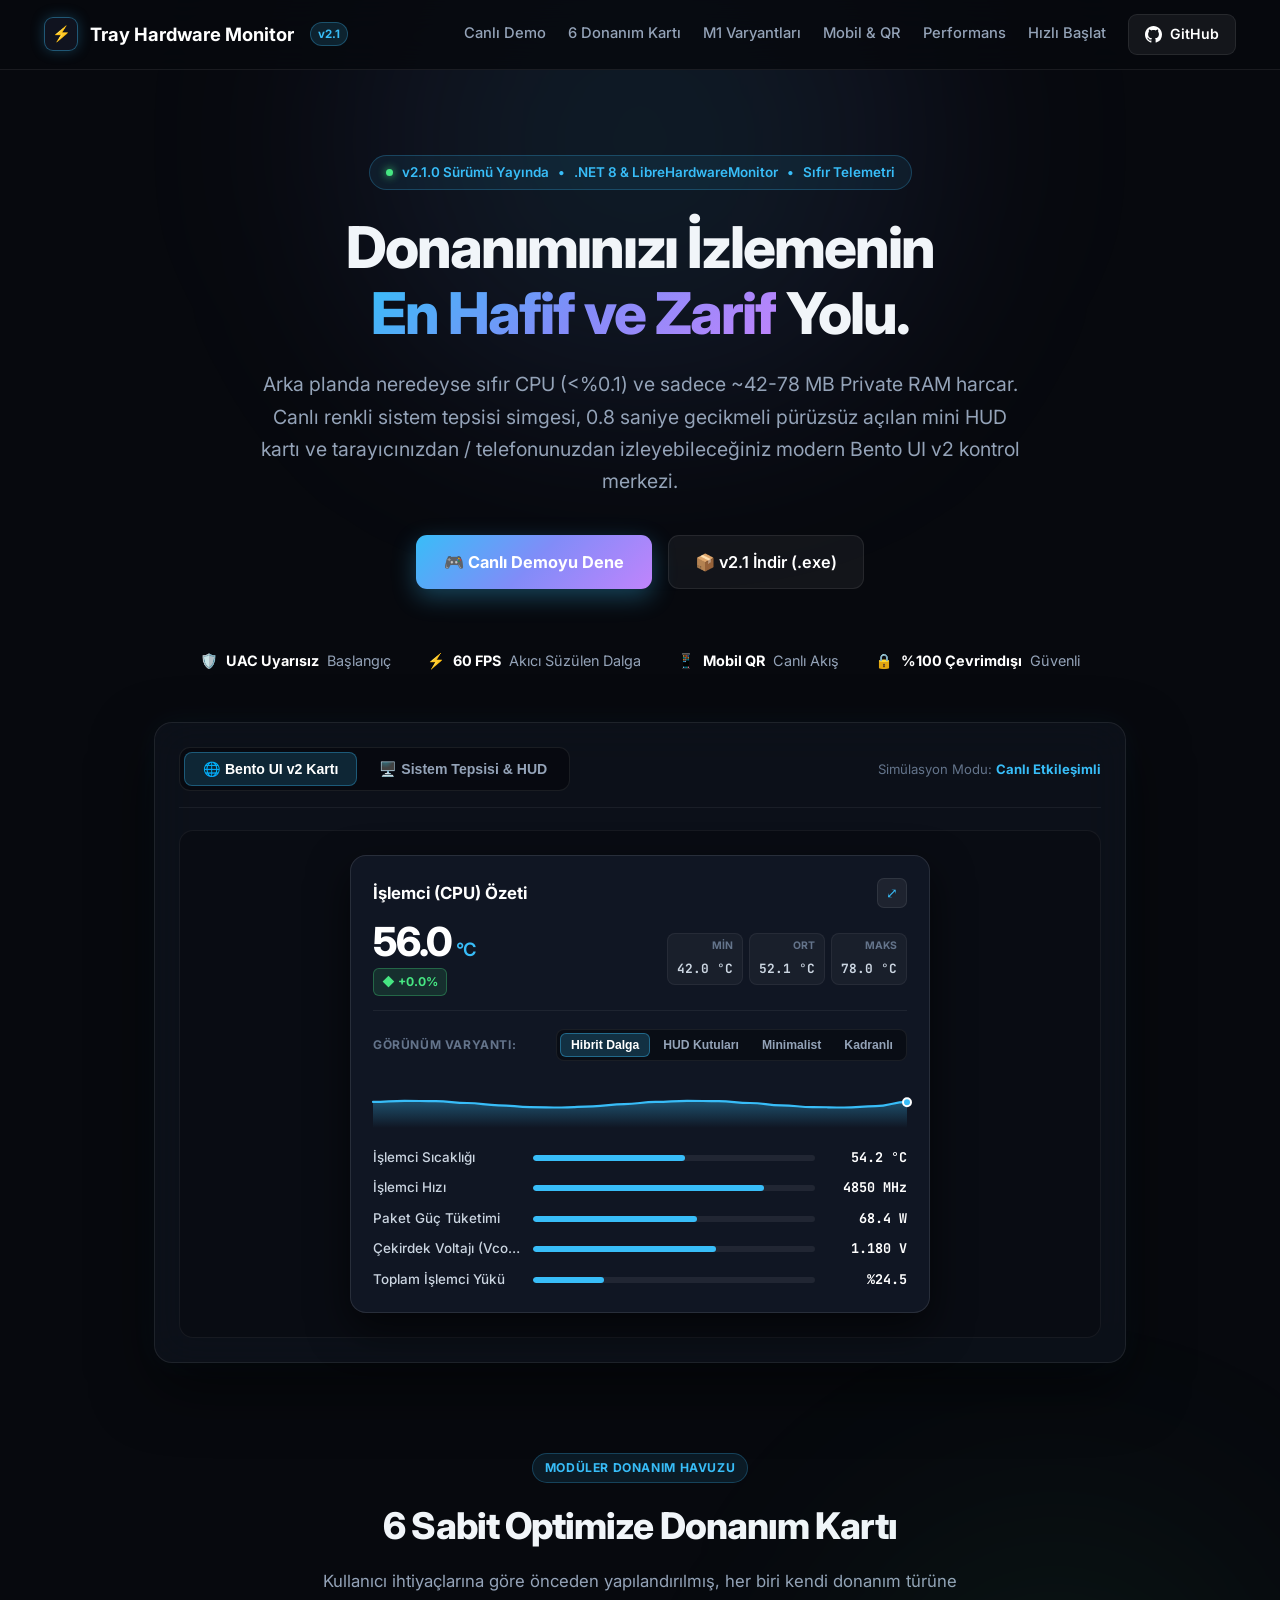
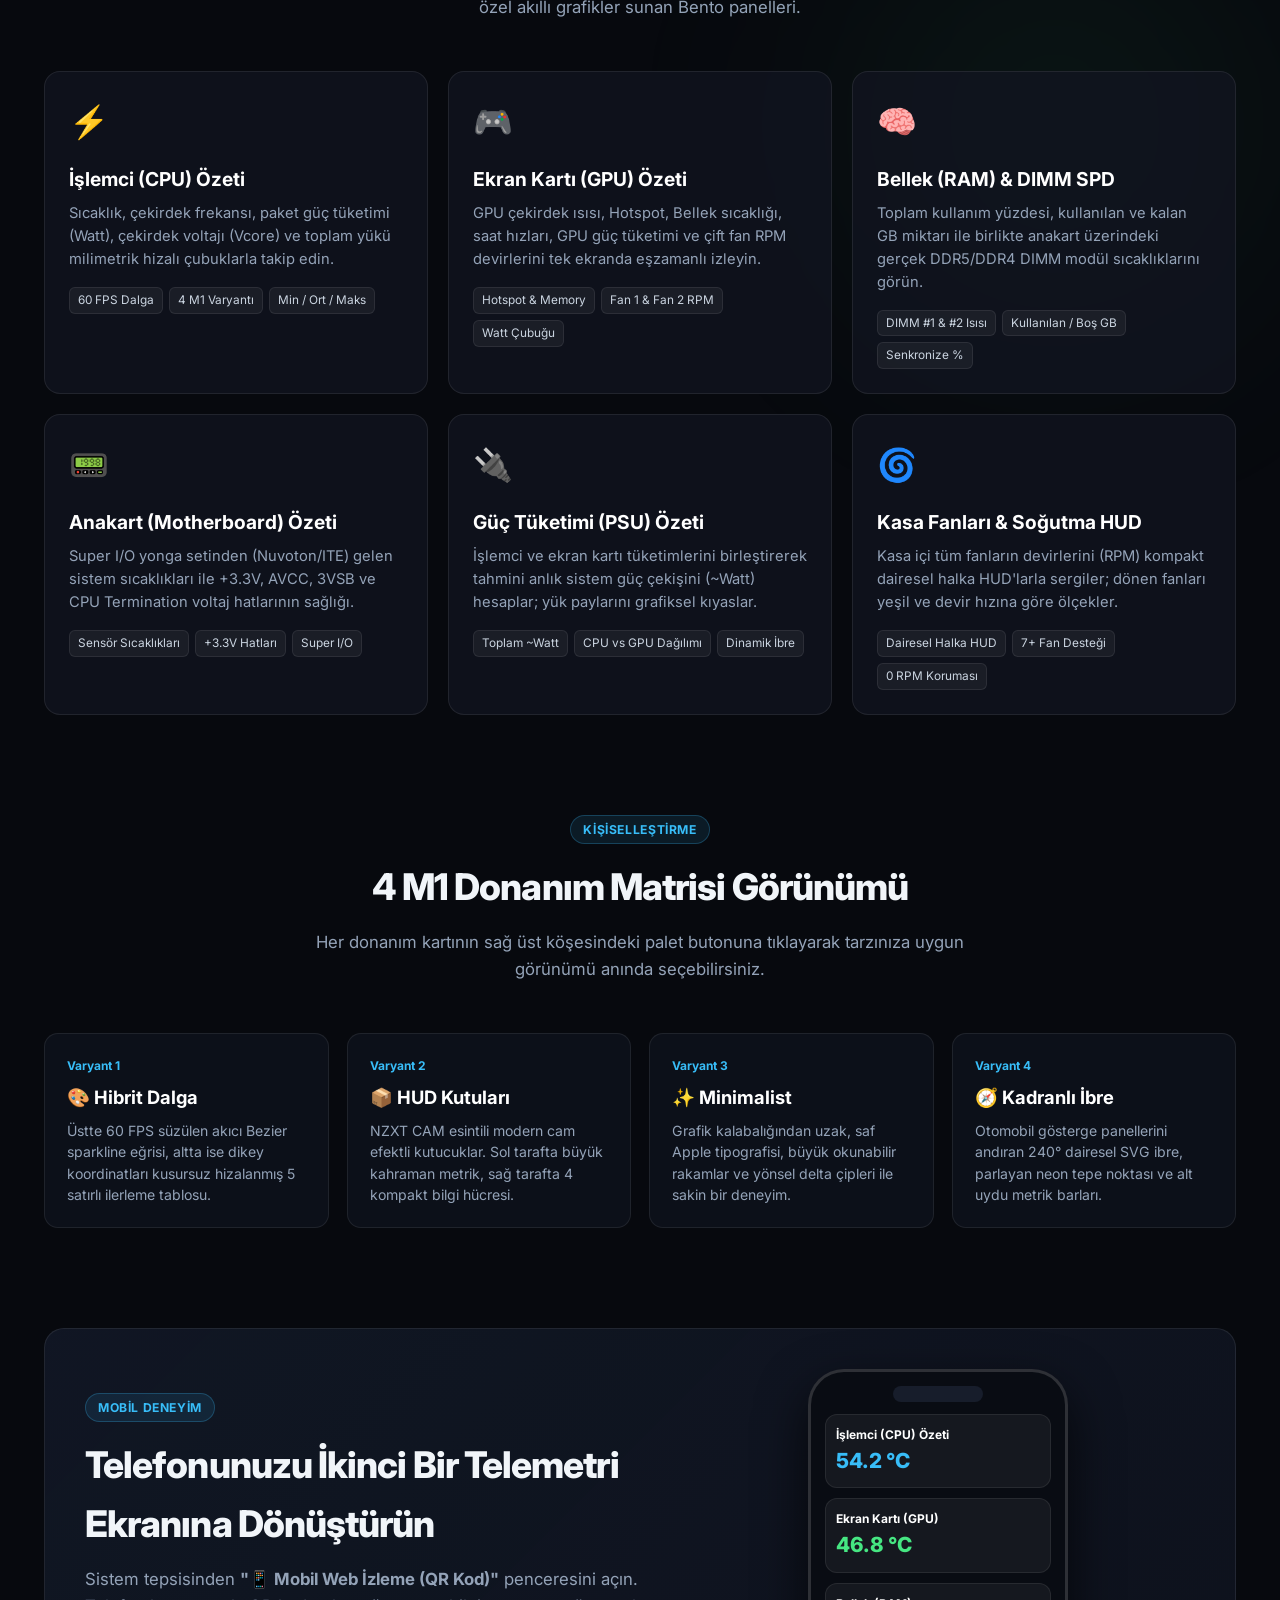
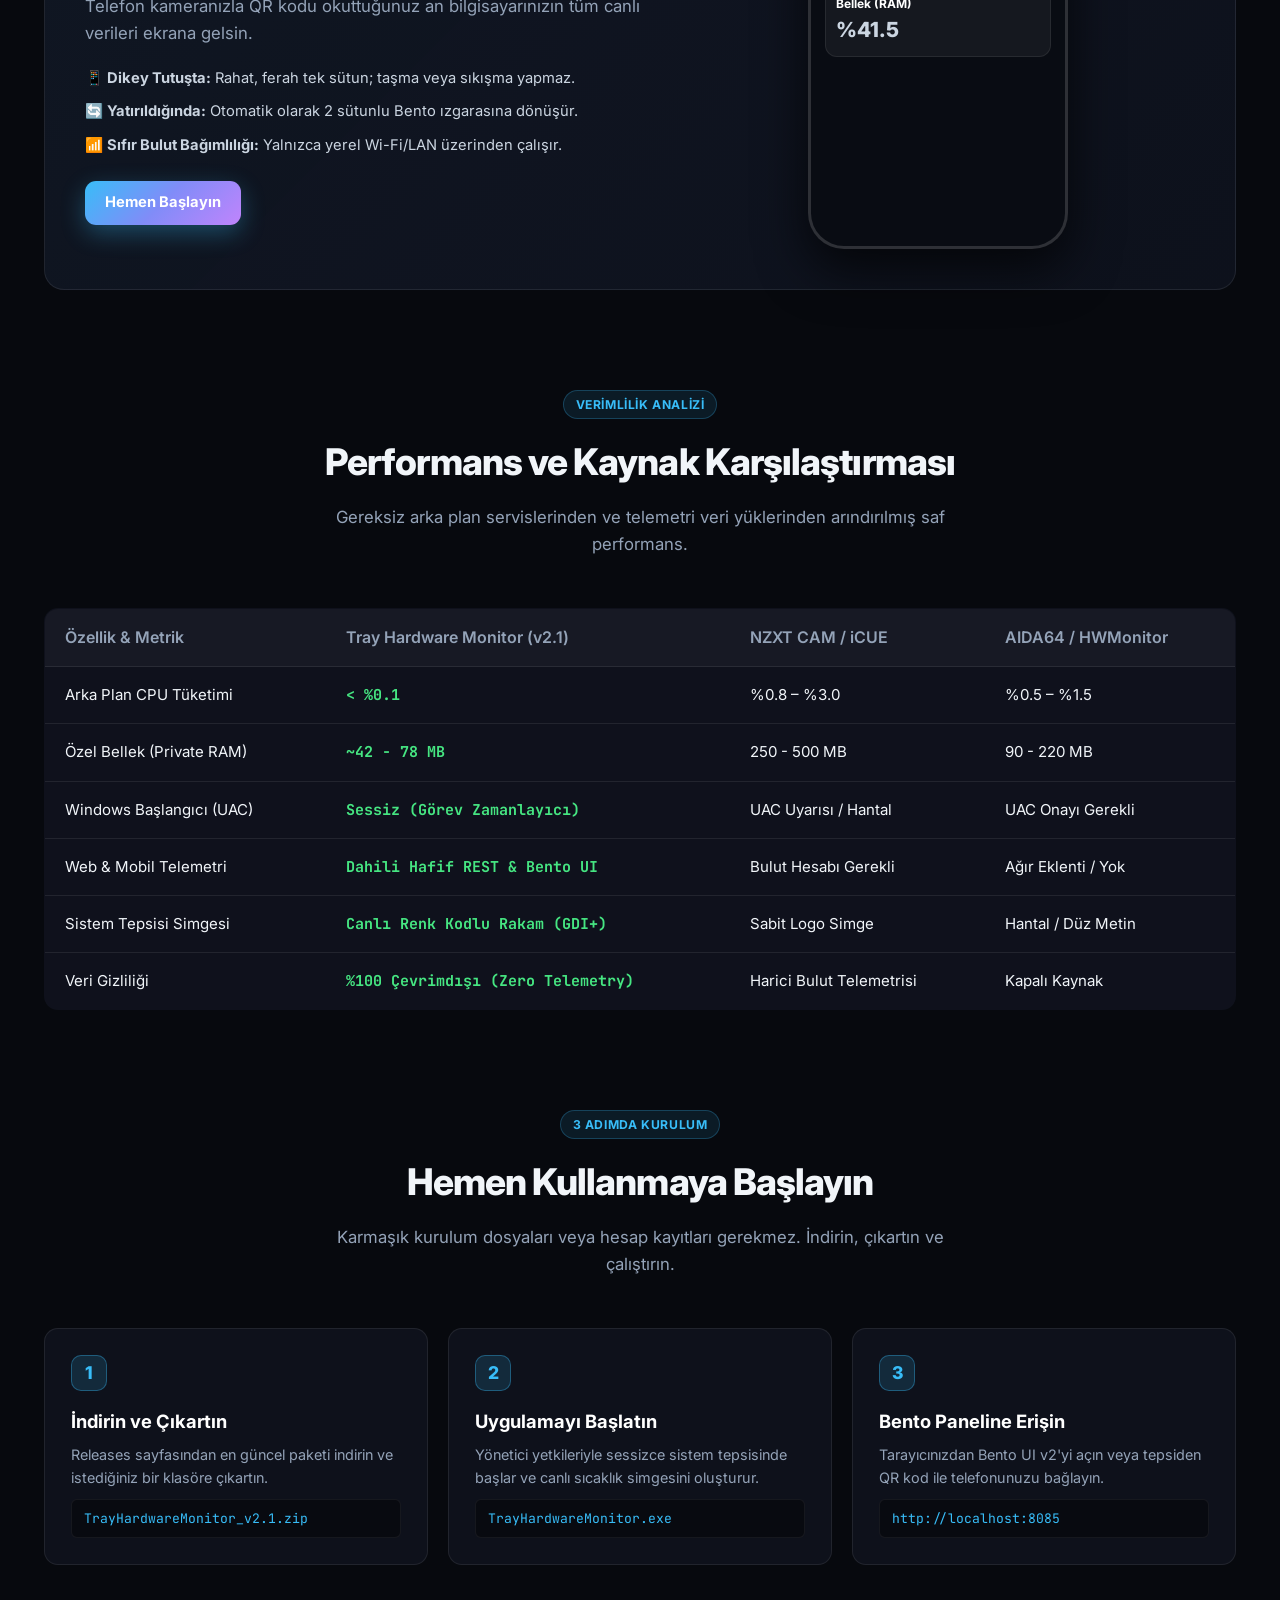
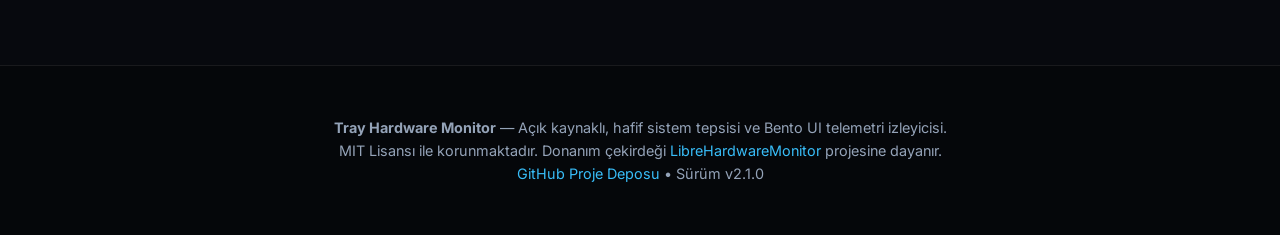
<file: docs/index.html>
<!DOCTYPE html>
<html lang="tr">
<head>
  <meta charset="UTF-8">
  <meta name="viewport" content="width=device-width, initial-scale=1.0">
  <title>Tray Hardware Monitor (v2.1) — Canlı Sistem Tepsisi & Bento UI v2 Telemetri</title>
  <meta name="description" content="LibreHardwareMonitorLib tabanlı, ultra hafif (<%0.1 CPU, ~42-78MB Private RAM), canlı dinamik simgeli, UAC uyarısız başlangıçlı ve modern Bento UI v2 yerel web kontrol paneli.">
  <link rel="preconnect" href="https://fonts.googleapis.com">
  <link rel="preconnect" href="https://fonts.gstatic.com" crossorigin>
  <link href="https://fonts.googleapis.com/css2?family=Inter:wght@300;400;500;600;700;800&family=JetBrains+Mono:wght@400;600;700&display=swap" rel="stylesheet">
  
  <style>
    :root {
      --bg: #07090e;
      --bg-card: rgba(18, 22, 34, 0.72);
      --bg-card-hover: rgba(25, 31, 48, 0.85);
      --border: rgba(255, 255, 255, 0.08);
      --border-focus: rgba(56, 189, 248, 0.4);
      --accent: #38bdf8;
      --accent-grad: linear-gradient(135deg, #38bdf8 0%, #818cf8 50%, #c084fc 100%);
      --accent-glow: rgba(56, 189, 248, 0.25);
      --text: #f1f5f9;
      --text-muted: #94a3b8;
      --text-sub: #64748b;
      --green: #46e682;
      --amber: #f59e0b;
      --red: #ef4444;
      --cyan: #06b6d4;
    }

    * {
      box-sizing: border-box;
      margin: 0;
      padding: 0;
    }

    html {
      scroll-behavior: smooth;
    }

    body {
      background-color: var(--bg);
      color: var(--text);
      font-family: 'Inter', -apple-system, BlinkMacSystemFont, 'Segoe UI', Roboto, sans-serif;
      line-height: 1.6;
      overflow-x: hidden;
    }

    /* Ambient Glows */
    .ambient-glow-1 {
      position: absolute;
      top: -160px;
      left: 50%;
      transform: translateX(-50%);
      width: 900px;
      height: 600px;
      background: radial-gradient(circle, rgba(56, 189, 248, 0.12) 0%, rgba(129, 140, 248, 0.08) 45%, transparent 70%);
      filter: blur(90px);
      pointer-events: none;
      z-index: 0;
    }

    .ambient-glow-2 {
      position: absolute;
      top: 1400px;
      right: -100px;
      width: 650px;
      height: 650px;
      background: radial-gradient(circle, rgba(70, 230, 130, 0.08) 0%, transparent 70%);
      filter: blur(100px);
      pointer-events: none;
      z-index: 0;
    }

    /* Header & Navigation */
    header {
      position: sticky;
      top: 0;
      backdrop-filter: blur(16px);
      -webkit-backdrop-filter: blur(16px);
      background: rgba(7, 9, 14, 0.82);
      border-bottom: 1px solid var(--border);
      z-index: 100;
      transition: all 0.2s;
    }

    .nav-container {
      max-width: 1240px;
      margin: 0 auto;
      padding: 14px 24px;
      display: flex;
      justify-content: space-between;
      align-items: center;
    }

    .brand {
      display: flex;
      align-items: center;
      gap: 12px;
      font-size: 1.15rem;
      font-weight: 700;
      color: #fff;
      text-decoration: none;
    }

    .brand-icon-box {
      width: 34px;
      height: 34px;
      background: rgba(18, 22, 34, 0.9);
      border: 1px solid rgba(56, 189, 248, 0.4);
      border-radius: 9px;
      display: flex;
      align-items: center;
      justify-content: center;
      font-weight: 800;
      color: var(--accent);
      font-size: 0.95rem;
      box-shadow: 0 0 14px var(--accent-glow);
    }

    .brand-ver {
      font-size: 0.72rem;
      background: rgba(56, 189, 248, 0.14);
      color: var(--accent);
      padding: 2px 7px;
      border-radius: 12px;
      font-weight: 700;
      margin-left: 4px;
      border: 1px solid rgba(56, 189, 248, 0.3);
    }

    .nav-links {
      display: flex;
      gap: 22px;
      align-items: center;
    }

    .nav-link {
      color: var(--text-muted);
      text-decoration: none;
      font-size: 0.92rem;
      font-weight: 500;
      transition: color 0.2s;
    }

    .nav-link:hover {
      color: var(--text);
    }

    .btn-github {
      display: inline-flex;
      align-items: center;
      gap: 8px;
      background: rgba(255, 255, 255, 0.06);
      border: 1px solid var(--border);
      color: #fff;
      padding: 8px 16px;
      border-radius: 9px;
      font-size: 0.88rem;
      font-weight: 600;
      text-decoration: none;
      transition: all 0.2s;
    }

    .btn-github:hover {
      background: rgba(255, 255, 255, 0.12);
      border-color: rgba(255, 255, 255, 0.2);
      transform: translateY(-1px);
    }

    /* Hero Section */
    .hero {
      position: relative;
      max-width: 1240px;
      margin: 0 auto;
      padding: 85px 24px 50px;
      text-align: center;
      z-index: 1;
    }

    .badge-pill {
      display: inline-flex;
      align-items: center;
      gap: 9px;
      padding: 6px 16px;
      background: rgba(56, 189, 248, 0.08);
      border: 1px solid rgba(56, 189, 248, 0.25);
      border-radius: 30px;
      font-size: 0.84rem;
      color: var(--accent);
      font-weight: 600;
      margin-bottom: 24px;
    }

    .badge-dot {
      width: 7px;
      height: 7px;
      background: var(--green);
      border-radius: 50%;
      box-shadow: 0 0 8px var(--green);
    }

    .hero-title {
      font-size: 3.6rem;
      font-weight: 800;
      letter-spacing: -0.035em;
      line-height: 1.15;
      margin-bottom: 22px;
    }

    .gradient-text {
      background: var(--accent-grad);
      -webkit-background-clip: text;
      -webkit-text-fill-color: transparent;
    }

    .hero-subtitle {
      font-size: 1.22rem;
      color: var(--text-muted);
      max-width: 760px;
      margin: 0 auto 38px;
      font-weight: 400;
      line-height: 1.65;
    }

    .hero-buttons {
      display: flex;
      justify-content: center;
      gap: 16px;
      flex-wrap: wrap;
      margin-bottom: 50px;
    }

    .btn-primary {
      display: inline-flex;
      align-items: center;
      gap: 10px;
      background: var(--accent-grad);
      color: #fff;
      padding: 13px 28px;
      border-radius: 11px;
      font-size: 1.02rem;
      font-weight: 700;
      text-decoration: none;
      box-shadow: 0 8px 24px rgba(56, 189, 248, 0.32);
      transition: all 0.25s;
    }

    .btn-primary:hover {
      transform: translateY(-2px);
      box-shadow: 0 14px 34px rgba(56, 189, 248, 0.45);
    }

    .btn-secondary {
      display: inline-flex;
      align-items: center;
      gap: 10px;
      background: rgba(255, 255, 255, 0.05);
      border: 1px solid var(--border);
      color: #fff;
      padding: 13px 26px;
      border-radius: 11px;
      font-size: 1.02rem;
      font-weight: 600;
      text-decoration: none;
      transition: all 0.2s;
    }

    .btn-secondary:hover {
      background: rgba(255, 255, 255, 0.1);
      border-color: rgba(255, 255, 255, 0.2);
    }

    .hero-highlights {
      display: flex;
      justify-content: center;
      gap: 36px;
      flex-wrap: wrap;
      font-size: 0.9rem;
      color: var(--text-muted);
      padding-top: 10px;
    }

    .hero-highlight-item {
      display: flex;
      align-items: center;
      gap: 8px;
    }

    .hero-highlight-item strong {
      color: #fff;
    }

    /* Dual Tab Interactive Demo Container */
    .demo-section {
      max-width: 1020px;
      margin: 0 auto 90px;
      padding: 0 24px;
      position: relative;
      z-index: 2;
    }

    .demo-card-outer {
      background: rgba(14, 18, 28, 0.85);
      backdrop-filter: blur(20px);
      -webkit-backdrop-filter: blur(20px);
      border: 1px solid var(--border);
      border-radius: 18px;
      padding: 24px;
      box-shadow: 0 24px 60px rgba(0, 0, 0, 0.55), 0 0 30px rgba(56, 189, 248, 0.06);
    }

    .demo-nav-bar {
      display: flex;
      justify-content: space-between;
      align-items: center;
      flex-wrap: wrap;
      gap: 14px;
      margin-bottom: 22px;
      padding-bottom: 16px;
      border-bottom: 1px solid rgba(255, 255, 255, 0.06);
    }

    .demo-tabs {
      display: flex;
      background: rgba(0, 0, 0, 0.35);
      padding: 4px;
      border-radius: 11px;
      border: 1px solid var(--border);
      gap: 4px;
    }

    .demo-tab-btn {
      background: transparent;
      border: none;
      color: var(--text-muted);
      padding: 8px 18px;
      border-radius: 8px;
      font-size: 0.88rem;
      font-weight: 600;
      cursor: pointer;
      display: flex;
      align-items: center;
      gap: 8px;
      transition: all 0.2s;
    }

    .demo-tab-btn.active {
      background: rgba(56, 189, 248, 0.16);
      color: #fff;
      border: 1px solid rgba(56, 189, 248, 0.35);
    }

    .demo-tag-hint {
      font-size: 0.82rem;
      color: var(--text-sub);
    }

    .demo-tag-hint b {
      color: var(--accent);
    }

    /* Bento UI Card Simulated Canvas */
    .bento-demo-stage {
      background: #090c13;
      border: 1px solid rgba(255, 255, 255, 0.06);
      border-radius: 14px;
      padding: 24px;
      min-height: 440px;
      display: flex;
      flex-direction: column;
      justify-content: center;
      align-items: center;
    }

    /* Simulated Bento Card */
    .sim-card {
      width: 100%;
      max-width: 580px;
      background: rgba(18, 24, 38, 0.9);
      border: 1px solid rgba(255, 255, 255, 0.1);
      border-radius: 16px;
      padding: 22px;
      box-shadow: 0 16px 40px rgba(0, 0, 0, 0.6);
      transition: all 0.25s;
    }

    .sim-top-row {
      display: flex;
      justify-content: space-between;
      align-items: center;
      margin-bottom: 14px;
    }

    .sim-title {
      font-size: 1.05rem;
      font-weight: 700;
      color: #fff;
      display: flex;
      align-items: center;
      gap: 8px;
    }

    .sim-actions {
      display: flex;
      gap: 6px;
    }

    .sim-btn-icon {
      background: rgba(255, 255, 255, 0.06);
      border: 1px solid var(--border);
      color: var(--accent);
      width: 30px;
      height: 30px;
      border-radius: 7px;
      display: flex;
      align-items: center;
      justify-content: center;
      cursor: pointer;
      font-size: 0.9rem;
    }

    /* Metric Hero Row */
    .sim-metric-row {
      display: flex;
      justify-content: space-between;
      align-items: center;
      margin-bottom: 18px;
      padding-bottom: 14px;
      border-bottom: 1px solid rgba(255, 255, 255, 0.06);
    }

    .sim-big-num {
      font-size: 2.5rem;
      font-weight: 800;
      color: #fff;
      letter-spacing: -0.03em;
      line-height: 1;
      display: flex;
      align-items: baseline;
      gap: 4px;
    }

    .sim-unit {
      font-size: 1.15rem;
      font-weight: 600;
      color: var(--accent);
    }

    .sim-delta-chip {
      display: inline-flex;
      align-items: center;
      gap: 4px;
      background: rgba(70, 230, 130, 0.12);
      color: var(--green);
      border: 1px solid rgba(70, 230, 130, 0.3);
      padding: 3px 8px;
      border-radius: 6px;
      font-size: 0.76rem;
      font-weight: 700;
      margin-top: 6px;
    }

    .sim-minmax-pills {
      display: flex;
      gap: 6px;
    }

    .sim-pill {
      background: rgba(255, 255, 255, 0.04);
      border: 1px solid rgba(255, 255, 255, 0.06);
      border-radius: 8px;
      padding: 4px 9px;
      text-align: right;
    }

    .sim-pill-lbl {
      display: block;
      font-size: 0.65rem;
      color: var(--text-sub);
      font-weight: 700;
    }

    .sim-pill-val {
      font-family: 'JetBrains Mono', monospace;
      font-size: 0.8rem;
      font-weight: 700;
      color: #cbd5e1;
    }

    /* Variant Selector Switcher inside card */
    .sim-variant-bar {
      display: flex;
      justify-content: space-between;
      align-items: center;
      margin-bottom: 16px;
    }

    .sim-variant-tag {
      font-size: 0.75rem;
      color: var(--text-sub);
      text-transform: uppercase;
      letter-spacing: 0.05em;
      font-weight: 700;
    }

    .sim-variant-pills {
      display: flex;
      background: rgba(0, 0, 0, 0.4);
      padding: 3px;
      border-radius: 8px;
      border: 1px solid rgba(255, 255, 255, 0.07);
      gap: 3px;
    }

    .sim-v-btn {
      background: transparent;
      border: none;
      color: var(--text-muted);
      padding: 4px 10px;
      border-radius: 6px;
      font-size: 0.76rem;
      font-weight: 600;
      cursor: pointer;
      transition: all 0.18s;
    }

    .sim-v-btn.active {
      background: rgba(56, 189, 248, 0.2);
      color: #fff;
      border: 1px solid rgba(56, 189, 248, 0.4);
    }

    /* Sparkline SVG */
    .sim-sparkline-box {
      width: 100%;
      height: 52px;
      margin-bottom: 18px;
      position: relative;
    }

    .sim-sparkline-svg {
      width: 100%;
      height: 100%;
      overflow: visible;
    }

    /* Progress Rows (Pixel-perfect aligned) */
    .sim-rows-col {
      display: flex;
      flex-direction: column;
      gap: 9px;
    }

    .sim-row {
      display: flex;
      align-items: center;
      gap: 12px;
      font-size: 0.84rem;
    }

    .sim-row-label {
      flex: 0 0 148px;
      width: 148px;
      color: #cbd5e1;
      white-space: nowrap;
      overflow: hidden;
      text-overflow: ellipsis;
      font-weight: 500;
    }

    .sim-row-track {
      flex: 1 1 auto;
      height: 6px;
      background: rgba(255, 255, 255, 0.07);
      border-radius: 3px;
      overflow: hidden;
      position: relative;
    }

    .sim-row-fill {
      height: 100%;
      background: var(--accent);
      border-radius: 3px;
      transition: width 0.3s ease;
    }

    .sim-row-val {
      flex: 0 0 80px;
      width: 80px;
      text-align: right;
      font-family: 'JetBrains Mono', monospace;
      font-weight: 700;
      color: #fff;
    }

    /* HUD Tiles Variant Content */
    .sim-hud-tiles-grid {
      display: grid;
      grid-template-columns: repeat(2, 1fr);
      gap: 10px;
    }

    .sim-hud-tile {
      background: rgba(255, 255, 255, 0.035);
      border: 1px solid rgba(255, 255, 255, 0.07);
      border-radius: 10px;
      padding: 10px 12px;
    }

    .sim-hud-tile-lbl {
      font-size: 0.72rem;
      color: var(--text-sub);
      font-weight: 600;
    }

    .sim-hud-tile-val {
      font-family: 'JetBrains Mono', monospace;
      font-size: 1.1rem;
      font-weight: 700;
      color: #fff;
      margin-top: 2px;
    }

    /* Minimalist Variant */
    .sim-minimal-box {
      padding: 8px 0;
    }

    /* Gauge Variant */
    .sim-gauge-box {
      display: flex;
      flex-direction: column;
      align-items: center;
      padding: 10px 0;
    }

    /* System Tray Mockup Tab Content */
    .tray-demo-stage {
      background: #10141f;
      border: 1px dashed rgba(255, 255, 255, 0.12);
      border-radius: 14px;
      height: 440px;
      display: flex;
      flex-direction: column;
      justify-content: flex-end;
      align-items: center;
      position: relative;
      overflow: hidden;
      user-select: none;
    }

    .tray-instruction {
      position: absolute;
      top: 30px;
      text-align: center;
      color: var(--text-muted);
      font-size: 0.95rem;
    }

    .tray-instruction b {
      color: var(--green);
    }

    .taskbar-mockup {
      width: 100%;
      height: 52px;
      background: rgba(14, 18, 26, 0.96);
      border-top: 1px solid rgba(255, 255, 255, 0.08);
      display: flex;
      align-items: center;
      justify-content: flex-end;
      padding: 0 20px;
      gap: 14px;
      z-index: 10;
    }

    .taskbar-sys-icon {
      color: #8b949e;
      font-size: 1.05rem;
    }

    .tray-live-target {
      width: 28px;
      height: 28px;
      background: #1c2230;
      border-radius: 6px;
      display: flex;
      align-items: center;
      justify-content: center;
      font-family: 'Inter', sans-serif;
      font-weight: 800;
      font-size: 0.85rem;
      color: var(--green);
      cursor: pointer;
      border: 1px solid rgba(70, 230, 130, 0.5);
      box-shadow: 0 0 12px rgba(70, 230, 130, 0.3);
      transition: all 0.2s;
    }

    .tray-live-target:hover {
      transform: scale(1.1);
      box-shadow: 0 0 16px rgba(70, 230, 130, 0.5);
    }

    /* Mini Card Popup on Hover */
    .tray-hover-card {
      position: absolute;
      bottom: 64px;
      right: 20px;
      width: 320px;
      background: #171b24;
      border: 1px solid rgba(70, 80, 105, 0.85);
      box-shadow: 0 16px 40px rgba(0, 0, 0, 0.7);
      opacity: 0;
      visibility: hidden;
      transition: opacity 0.18s ease, visibility 0.18s;
      z-index: 20;
      text-align: left;
    }

    .tray-hover-card.visible {
      opacity: 1;
      visibility: visible;
    }

    .tray-hover-bar {
      height: 3px;
      background: linear-gradient(90deg, #38bdf8, #818cf8);
      width: 100%;
    }

    .tray-hover-body {
      padding: 14px 16px 12px;
    }

    .tray-hover-head {
      color: #38bdf8;
      font-size: 0.95rem;
      font-weight: 700;
      margin-bottom: 12px;
      display: flex;
      align-items: center;
      gap: 6px;
    }

    .tray-hover-row {
      display: flex;
      justify-content: space-between;
      align-items: center;
      padding: 5px 0;
      border-bottom: 1px solid rgba(255, 255, 255, 0.06);
      font-size: 0.86rem;
    }

    .tray-hover-row:last-child {
      border-bottom: none;
    }

    .tray-hover-label {
      color: #cbd5e1;
      white-space: nowrap;
      overflow: hidden;
      text-overflow: ellipsis;
      max-width: 190px;
    }

    .tray-hover-val {
      font-family: 'JetBrains Mono', monospace;
      font-weight: 700;
    }

    .tray-hover-footer {
      font-size: 0.74rem;
      color: var(--text-sub);
      font-style: italic;
      margin-top: 10px;
    }

    /* Detail Modal Mockup */
    .tray-detail-modal {
      position: absolute;
      top: 24px;
      left: 50%;
      transform: translateX(-50%);
      width: 90%;
      height: 80%;
      background: #131722;
      color: #e2e8f0;
      border-radius: 10px;
      border: 1px solid rgba(255, 255, 255, 0.12);
      box-shadow: 0 24px 60px rgba(0,0,0,0.85);
      display: none;
      flex-direction: column;
      z-index: 50;
      overflow: hidden;
      font-size: 0.85rem;
    }

    .tray-detail-modal.active {
      display: flex;
    }

    .tray-modal-bar {
      background: #1c2232;
      padding: 10px 16px;
      border-bottom: 1px solid rgba(255, 255, 255, 0.08);
      display: flex;
      justify-content: space-between;
      align-items: center;
      font-weight: 600;
    }

    .tray-modal-close {
      cursor: pointer;
      color: #94a3b8;
      font-weight: 700;
      padding: 2px 8px;
    }

    .tray-modal-close:hover {
      color: #fff;
    }

    .tray-modal-body {
      display: flex;
      flex: 1;
      overflow: hidden;
    }

    .tray-modal-tree {
      width: 180px;
      background: #0f131d;
      border-right: 1px solid rgba(255, 255, 255, 0.06);
      padding: 12px;
      font-family: monospace;
      color: #94a3b8;
    }

    .tray-modal-table {
      flex: 1;
      overflow-y: auto;
      font-family: monospace;
    }

    .tray-modal-table table {
      width: 100%;
      border-collapse: collapse;
    }

    .tray-modal-table th {
      background: #171d2b;
      padding: 8px 12px;
      text-align: left;
      border-bottom: 1px solid rgba(255, 255, 255, 0.08);
      font-size: 0.78rem;
      color: var(--text-sub);
    }

    .tray-modal-table td {
      padding: 6px 12px;
      border-bottom: 1px solid rgba(255, 255, 255, 0.04);
      font-size: 0.8rem;
    }

    /* 6 Fixed Cards Showcase Grid */
    .section-wrap {
      max-width: 1240px;
      margin: 0 auto 100px;
      padding: 0 24px;
    }

    .sec-header {
      text-align: center;
      margin-bottom: 50px;
    }

    .sec-pill {
      display: inline-block;
      font-size: 0.76rem;
      color: var(--accent);
      background: rgba(56, 189, 248, 0.1);
      border: 1px solid rgba(56, 189, 248, 0.25);
      padding: 4px 12px;
      border-radius: 20px;
      font-weight: 700;
      text-transform: uppercase;
      letter-spacing: 0.05em;
      margin-bottom: 14px;
    }

    .sec-title {
      font-size: 2.3rem;
      font-weight: 800;
      letter-spacing: -0.025em;
      margin-bottom: 12px;
    }

    .sec-desc {
      color: var(--text-muted);
      font-size: 1.05rem;
      max-width: 650px;
      margin: 0 auto;
    }

    .bento-showcase-grid {
      display: grid;
      grid-template-columns: repeat(auto-fit, minmax(340px, 1fr));
      gap: 20px;
    }

    .bento-card-item {
      background: var(--bg-card);
      border: 1px solid var(--border);
      border-radius: 16px;
      padding: 24px;
      transition: all 0.25s ease;
      position: relative;
      overflow: hidden;
    }

    .bento-card-item:hover {
      background: var(--bg-card-hover);
      border-color: rgba(56, 189, 248, 0.3);
      transform: translateY(-4px);
      box-shadow: 0 16px 36px rgba(0, 0, 0, 0.45);
    }

    .bento-card-icon {
      font-size: 2rem;
      margin-bottom: 16px;
      display: inline-block;
    }

    .bento-card-title {
      font-size: 1.2rem;
      font-weight: 700;
      color: #fff;
      margin-bottom: 8px;
    }

    .bento-card-text {
      color: var(--text-muted);
      font-size: 0.92rem;
      line-height: 1.55;
      margin-bottom: 16px;
    }

    .bento-card-badges {
      display: flex;
      gap: 6px;
      flex-wrap: wrap;
    }

    .card-mini-tag {
      font-size: 0.74rem;
      padding: 3px 8px;
      background: rgba(255, 255, 255, 0.05);
      border: 1px solid rgba(255, 255, 255, 0.08);
      border-radius: 6px;
      color: #cbd5e1;
    }

    /* 4 M1 Variants Feature Section */
    .variants-grid {
      display: grid;
      grid-template-columns: repeat(auto-fit, minmax(260px, 1fr));
      gap: 18px;
    }

    .variant-box {
      background: rgba(18, 22, 34, 0.6);
      border: 1px solid var(--border);
      border-radius: 14px;
      padding: 22px;
      text-align: left;
    }

    .variant-box-badge {
      font-size: 0.75rem;
      color: var(--accent);
      font-weight: 700;
      margin-bottom: 8px;
      display: block;
    }

    .variant-box-title {
      font-size: 1.15rem;
      font-weight: 700;
      color: #fff;
      margin-bottom: 8px;
    }

    .variant-box-desc {
      color: var(--text-muted);
      font-size: 0.88rem;
      line-height: 1.5;
    }

    /* Mobile QR Section */
    .mobile-feature-box {
      background: linear-gradient(135deg, rgba(18, 24, 38, 0.9) 0%, rgba(15, 20, 32, 0.8) 100%);
      border: 1px solid var(--border);
      border-radius: 20px;
      padding: 40px;
      display: flex;
      align-items: center;
      gap: 40px;
      flex-wrap: wrap;
    }

    .mobile-feature-left {
      flex: 1 1 340px;
    }

    .mobile-feature-right {
      flex: 1 1 300px;
      display: flex;
      justify-content: center;
    }

    .mobile-mockup-frame {
      width: 260px;
      height: 480px;
      background: #090c13;
      border: 3px solid rgba(255, 255, 255, 0.15);
      border-radius: 36px;
      padding: 14px;
      box-shadow: 0 20px 50px rgba(0, 0, 0, 0.7);
      position: relative;
      display: flex;
      flex-direction: column;
    }

    .mobile-notch {
      width: 90px;
      height: 16px;
      background: #171d2b;
      border-radius: 10px;
      margin: 0 auto 12px;
    }

    .mobile-screen-content {
      flex: 1;
      display: flex;
      flex-direction: column;
      gap: 10px;
      overflow: hidden;
    }

    .mobile-mini-card {
      background: rgba(255, 255, 255, 0.05);
      border: 1px solid rgba(255, 255, 255, 0.08);
      border-radius: 12px;
      padding: 10px;
    }

    /* Specs Table */
    .specs-table {
      width: 100%;
      border-collapse: collapse;
      background: var(--bg-card);
      border-radius: 14px;
      overflow: hidden;
      border: 1px solid var(--border);
    }

    .specs-table th, .specs-table td {
      padding: 16px 20px;
      text-align: left;
    }

    .specs-table th {
      background: rgba(255, 255, 255, 0.035);
      color: var(--text-muted);
      font-weight: 600;
      border-bottom: 1px solid var(--border);
    }

    .specs-table td {
      border-bottom: 1px solid var(--border);
      font-size: 0.94rem;
    }

    .specs-table tr:last-child td {
      border-bottom: none;
    }

    .highlight-cell {
      color: var(--green);
      font-weight: 700;
      font-family: 'JetBrains Mono', monospace;
    }

    /* Quickstart Steps */
    .steps-grid {
      display: grid;
      grid-template-columns: repeat(auto-fit, minmax(260px, 1fr));
      gap: 20px;
    }

    .step-box {
      background: var(--bg-card);
      border: 1px solid var(--border);
      border-radius: 14px;
      padding: 26px;
      position: relative;
    }

    .step-num {
      width: 36px;
      height: 36px;
      background: rgba(56, 189, 248, 0.15);
      color: var(--accent);
      border: 1px solid rgba(56, 189, 248, 0.35);
      border-radius: 10px;
      display: flex;
      align-items: center;
      justify-content: center;
      font-weight: 800;
      font-size: 1.1rem;
      margin-bottom: 16px;
    }

    .step-title {
      font-size: 1.15rem;
      font-weight: 700;
      color: #fff;
      margin-bottom: 8px;
    }

    .step-desc {
      color: var(--text-muted);
      font-size: 0.9rem;
      line-height: 1.55;
    }

    .step-code {
      display: block;
      background: rgba(0, 0, 0, 0.4);
      padding: 8px 12px;
      border-radius: 6px;
      font-family: 'JetBrains Mono', monospace;
      font-size: 0.82rem;
      color: var(--accent);
      margin-top: 10px;
      border: 1px solid rgba(255, 255, 255, 0.06);
    }

    /* Footer */
    footer {
      border-top: 1px solid var(--border);
      padding: 50px 24px;
      text-align: center;
      color: var(--text-muted);
      font-size: 0.9rem;
      background: rgba(5, 7, 10, 0.9);
    }

    footer a {
      color: var(--accent);
      text-decoration: none;
    }

    /* Responsive */
    @media (max-width: 768px) {
      .hero-title { font-size: 2.6rem; }
      .hero { padding: 60px 20px 40px; }
      .nav-links { display: none; }
      .sim-row-label { flex: 0 0 115px; width: 115px; }
      .sim-row-val { flex: 0 0 68px; width: 68px; }
      .sim-big-num { font-size: 2rem; }
    }
  </style>
</head>
<body>

  <div class="ambient-glow-1"></div>
  <div class="ambient-glow-2"></div>

  <!-- Header -->
  <header>
    <div class="nav-container">
      <a href="#" class="brand">
        <div class="brand-icon-box">⚡</div>
        <span>Tray Hardware Monitor</span>
        <span class="brand-ver">v2.1</span>
      </a>
      <div class="nav-links">
        <a href="#demo" class="nav-link">Canlı Demo</a>
        <a href="#bento-cards" class="nav-link">6 Donanım Kartı</a>
        <a href="#variants" class="nav-link">M1 Varyantları</a>
        <a href="#mobile" class="nav-link">Mobil & QR</a>
        <a href="#specs" class="nav-link">Performans</a>
        <a href="#quickstart" class="nav-link">Hızlı Başlat</a>
        <a href="https://github.com/fth2745/TrayHardwareMonitor" target="_blank" class="btn-github">
          <svg width="17" height="17" viewBox="0 0 24 24" fill="currentColor">
            <path d="M12 0C5.37 0 0 5.37 0 12c0 5.31 3.435 9.795 8.205 11.385.6.105.825-.255.825-.57 0-.285-.015-1.23-.015-2.235-3.015.555-3.795-.735-4.035-1.41-.135-.345-.72-1.41-1.23-1.695-.42-.225-1.02-.78-.015-.795.945-.015 1.62.87 1.845 1.23 1.08 1.815 2.805 1.305 3.495.99.105-.78.42-1.305.765-1.605-2.67-.3-5.46-1.335-5.46-5.925 0-1.305.465-2.385 1.23-3.225-.12-.3-.54-1.53.12-3.18 0 0 1.005-.315 3.3 1.23.96-.27 1.98-.405 3-.405s2.04.135 3 .405c2.295-1.56 3.3-1.23 3.3-1.23.66 1.65.24 2.88.12 3.18.765.84 1.23 1.905 1.23 3.225 0 4.605-2.805 5.625-5.475 5.925.435.375.81 1.095.81 2.22 0 1.605-.015 2.895-.015 3.3 0 .315.225.69.825.57A12.02 12.02 0 0024 12c0-6.63-5.37-12-12-12z"/>
          </svg>
          GitHub
        </a>
      </div>
    </div>
  </header>

  <!-- Hero Section -->
  <section class="hero">
    <div class="badge-pill">
      <span class="badge-dot"></span>
      <span>v2.1.0 Sürümü Yayında</span> • <span>.NET 8 & LibreHardwareMonitor</span> • <span>Sıfır Telemetri</span>
    </div>
    <h1 class="hero-title">
      Donanımınızı İzlemenin <br>
      <span class="gradient-text">En Hafif ve Zarif</span> Yolu.
    </h1>
    <p class="hero-subtitle">
      Arka planda neredeyse sıfır CPU (<%0.1) ve sadece ~42-78 MB Private RAM harcar. Canlı renkli sistem tepsisi simgesi, 0.8 saniye gecikmeli pürüzsüz açılan mini HUD kartı ve tarayıcınızdan / telefonunuzdan izleyebileceğiniz modern Bento UI v2 kontrol merkezi.
    </p>

    <div class="hero-buttons">
      <a href="#demo" class="btn-primary">
        <span>🎮 Canlı Demoyu Dene</span>
      </a>
      <a href="https://github.com/fth2745/TrayHardwareMonitor/releases" target="_blank" class="btn-secondary">
        <span>📦 v2.1 İndir (.exe)</span>
      </a>
    </div>

    <div class="hero-highlights">
      <div class="hero-highlight-item">🛡️ <strong>UAC Uyarısız</strong> Başlangıç</div>
      <div class="hero-highlight-item">⚡ <strong>60 FPS</strong> Akıcı Süzülen Dalga</div>
      <div class="hero-highlight-item">📱 <strong>Mobil QR</strong> Canlı Akış</div>
      <div class="hero-highlight-item">🔒 <strong>%100 Çevrimdışı</strong> Güvenli</div>
    </div>
  </section>

  <!-- Interactive Dual-Tab Live Demo -->
  <section class="demo-section" id="demo">
    <div class="demo-card-outer">
      <div class="demo-nav-bar">
        <div class="demo-tabs">
          <button class="demo-tab-btn active" id="tabBtnBento" type="button">
            <span>🌐 Bento UI v2 Kartı</span>
          </button>
          <button class="demo-tab-btn" id="tabBtnTray" type="button">
            <span>🖥️ Sistem Tepsisi & HUD</span>
          </button>
        </div>
        <div class="demo-tag-hint">
          Simülasyon Modu: <b>Canlı Etkileşimli</b>
        </div>
      </div>

      <!-- Tab 1: Bento UI Card Interactive Demo -->
      <div class="bento-demo-stage" id="stageBento">
        <div class="sim-card">
          <!-- Card Top -->
          <div class="sim-top-row">
            <div class="sim-title">
              <span>İşlemci (CPU) Özeti</span>
            </div>
            <div class="sim-actions">
              <button class="sim-btn-icon" title="Detay Popover">⤢</button>
            </div>
          </div>

          <!-- Metric Row -->
          <div class="sim-metric-row">
            <div>
              <div class="sim-big-num">
                <span id="demoCpuTemp">54.2</span><span class="sim-unit">°C</span>
              </div>
              <span class="sim-delta-chip">◆ +0.0%</span>
            </div>
            <div class="sim-minmax-pills">
              <div class="sim-pill">
                <span class="sim-pill-lbl">MİN</span>
                <span class="sim-pill-val">42.0 °C</span>
              </div>
              <div class="sim-pill">
                <span class="sim-pill-lbl">ORT</span>
                <span class="sim-pill-val">52.1 °C</span>
              </div>
              <div class="sim-pill">
                <span class="sim-pill-lbl">MAKS</span>
                <span class="sim-pill-val">78.0 °C</span>
              </div>
            </div>
          </div>

          <!-- Variant Selector -->
          <div class="sim-variant-bar">
            <span class="sim-variant-tag">Görünüm Varyantı:</span>
            <div class="sim-variant-pills">
              <button class="sim-v-btn active" data-v="hybrid">Hibrit Dalga</button>
              <button class="sim-v-btn" data-v="tiles">HUD Kutuları</button>
              <button class="sim-v-btn" data-v="minimal">Minimalist</button>
              <button class="sim-v-btn" data-v="gauge">Kadranlı</button>
            </div>
          </div>

          <!-- Dynamic View Container -->
          <div id="simDynamicView">
            <!-- Default: Hybrid Wave -->
            <div class="sim-sparkline-box">
              <svg class="sim-sparkline-svg" id="demoSvg" viewBox="0 0 536 50">
                <defs>
                  <linearGradient id="demoGrad" x1="0%" y1="0%" x2="0%" y2="100%">
                    <stop offset="0%" stop-color="#38bdf8" stop-opacity="0.35"></stop>
                    <stop offset="100%" stop-color="#38bdf8" stop-opacity="0.0"></stop>
                  </linearGradient>
                </defs>
                <path id="demoAreaPath" fill="url(#demoGrad)"></path>
                <path id="demoLinePath" fill="none" stroke="#38bdf8" stroke-width="2.2" stroke-linecap="round"></path>
                <circle id="demoLeadDot" r="4" fill="#38bdf8" stroke="#fff" stroke-width="2"></circle>
              </svg>
            </div>

            <!-- Aligned Progress Rows -->
            <div class="sim-rows-col">
              <div class="sim-row">
                <span class="sim-row-label">İşlemci Sıcaklığı</span>
                <div class="sim-row-track"><div class="sim-row-fill" style="width: 54%;"></div></div>
                <span class="sim-row-val">54.2 °C</span>
              </div>
              <div class="sim-row">
                <span class="sim-row-label">İşlemci Hızı</span>
                <div class="sim-row-track"><div class="sim-row-fill" style="width: 82%;"></div></div>
                <span class="sim-row-val">4850 MHz</span>
              </div>
              <div class="sim-row">
                <span class="sim-row-label">Paket Güç Tüketimi</span>
                <div class="sim-row-track"><div class="sim-row-fill" style="width: 58%;"></div></div>
                <span class="sim-row-val">68.4 W</span>
              </div>
              <div class="sim-row">
                <span class="sim-row-label">Çekirdek Voltajı (Vcore)</span>
                <div class="sim-row-track"><div class="sim-row-fill" style="width: 65%;"></div></div>
                <span class="sim-row-val">1.180 V</span>
              </div>
              <div class="sim-row">
                <span class="sim-row-label">Toplam İşlemci Yükü</span>
                <div class="sim-row-track"><div class="sim-row-fill" style="width: 25%;"></div></div>
                <span class="sim-row-val">%24.5</span>
              </div>
            </div>
          </div>
        </div>
      </div>

      <!-- Tab 2: System Tray & Hover HUD Demo -->
      <div class="tray-demo-stage" id="stageTray" style="display:none;">
        <div class="tray-instruction">
          Görev çubuğundaki yeşil <b style="color:#46e682;">49</b> simgesinin <span>üstüne gelin (0.8s bekleyin)</span> veya <span>tıklayın</span>!
        </div>

        <!-- Mini Card Mockup -->
        <div class="tray-hover-card" id="trayMiniCard">
          <div class="tray-hover-bar"></div>
          <div class="tray-hover-body">
            <div class="tray-hover-head">⚡ Sistem Özeti</div>
            
            <div class="tray-hover-row">
              <span class="tray-hover-label">CPU · Core (Tctl/Tdie)</span>
              <span class="tray-hover-val" style="color:var(--green);">49.2 °C</span>
            </div>
            <div class="tray-hover-row">
              <span class="tray-hover-label">CPU Total Load</span>
              <span class="tray-hover-val" style="color:var(--green);">%18.4</span>
            </div>
            <div class="tray-hover-row">
              <span class="tray-hover-label">GPU Core</span>
              <span class="tray-hover-val" style="color:var(--green);">34.0 °C</span>
            </div>
            <div class="tray-hover-row">
              <span class="tray-hover-label">GPU Power</span>
              <span class="tray-hover-val" style="color:#38bdf8;">85.0 W</span>
            </div>
            <div class="tray-hover-row">
              <span class="tray-hover-label">RAM · Memory Used</span>
              <span class="tray-hover-val" style="color:#38bdf8;">13.2 GB</span>
            </div>
            <div class="tray-hover-row">
              <span class="tray-hover-label">DIMM #1 (SPD Temp)</span>
              <span class="tray-hover-val" style="color:var(--green);">33.8 °C</span>
            </div>

            <div class="tray-hover-footer">Detaylı HWMonitor raporu için simgeye tıklayın</div>
          </div>
        </div>

        <!-- Detail Modal Mockup -->
        <div class="tray-detail-modal" id="trayDetailModal">
          <div class="tray-modal-bar">
            <span>Tray Hardware Monitor - Detaylı Donanım Ağacı</span>
            <span class="tray-modal-close" id="trayModalClose">✕</span>
          </div>
          <div class="tray-modal-body">
            <div class="tray-modal-tree">
              <b>🖥️ Donanım</b><br>
              &nbsp;⚡ AMD Ryzen 7<br>
              &nbsp;🎮 RTX 4070 Ti<br>
              &nbsp;🧠 32GB DDR5<br>
              &nbsp;📟 NCT6798D
            </div>
            <div class="tray-modal-table">
              <table>
                <thead>
                  <tr>
                    <th>Sensör Adı</th>
                    <th>Tür</th>
                    <th>Anlık</th>
                    <th>Min</th>
                    <th>Maks</th>
                  </tr>
                </thead>
                <tbody>
                  <tr>
                    <td>📌 CPU Core</td>
                    <td>Sıcaklık</td>
                    <td>54.2 °C</td>
                    <td>42.0 °C</td>
                    <td>78.0 °C</td>
                  </tr>
                  <tr>
                    <td>⭐ Total Load</td>
                    <td>Yük</td>
                    <td>%24.5</td>
                    <td>%2.0</td>
                    <td>%99.0</td>
                  </tr>
                  <tr>
                    <td>⭐ GPU Core</td>
                    <td>Sıcaklık</td>
                    <td>46.8 °C</td>
                    <td>38.0 °C</td>
                    <td>71.0 °C</td>
                  </tr>
                  <tr>
                    <td>⭐ Memory Load</td>
                    <td>Yük</td>
                    <td>%41.5</td>
                    <td>%38.0</td>
                    <td>%60.0</td>
                  </tr>
                </tbody>
              </table>
            </div>
          </div>
        </div>

        <!-- Taskbar -->
        <div class="taskbar-mockup">
          <div class="taskbar-sys-icon">⌃</div>
          <div class="tray-live-target" id="trayTargetIcon" title="Tray Hardware Monitor">49</div>
          <div class="taskbar-sys-icon">🔄</div>
          <div class="taskbar-sys-icon">📶</div>
          <div class="taskbar-sys-icon">🔊</div>
        </div>
      </div>
    </div>
  </section>

  <!-- 6 Fixed Hardware Cards Showcase Grid -->
  <section class="section-wrap" id="bento-cards">
    <div class="sec-header">
      <span class="sec-pill">Modüler Donanım Havuzu</span>
      <h2 class="sec-title">6 Sabit Optimize Donanım Kartı</h2>
      <p class="sec-desc">Kullanıcı ihtiyaçlarına göre önceden yapılandırılmış, her biri kendi donanım türüne özel akıllı grafikler sunan Bento panelleri.</p>
    </div>

    <div class="bento-showcase-grid">
      <!-- Card 1 -->
      <div class="bento-card-item">
        <div class="bento-card-icon">⚡</div>
        <h3 class="bento-card-title">İşlemci (CPU) Özeti</h3>
        <p class="bento-card-text">
          Sıcaklık, çekirdek frekansı, paket güç tüketimi (Watt), çekirdek voltajı (Vcore) ve toplam yükü milimetrik hizalı çubuklarla takip edin.
        </p>
        <div class="bento-card-badges">
          <span class="card-mini-tag">60 FPS Dalga</span>
          <span class="card-mini-tag">4 M1 Varyantı</span>
          <span class="card-mini-tag">Min / Ort / Maks</span>
        </div>
      </div>

      <!-- Card 2 -->
      <div class="bento-card-item">
        <div class="bento-card-icon">🎮</div>
        <h3 class="bento-card-title">Ekran Kartı (GPU) Özeti</h3>
        <p class="bento-card-text">
          GPU çekirdek ısısı, Hotspot, Bellek sıcaklığı, saat hızları, GPU güç tüketimi ve çift fan RPM devirlerini tek ekranda eşzamanlı izleyin.
        </p>
        <div class="bento-card-badges">
          <span class="card-mini-tag">Hotspot & Memory</span>
          <span class="card-mini-tag">Fan 1 & Fan 2 RPM</span>
          <span class="card-mini-tag">Watt Çubuğu</span>
        </div>
      </div>

      <!-- Card 3 -->
      <div class="bento-card-item">
        <div class="bento-card-icon">🧠</div>
        <h3 class="bento-card-title">Bellek (RAM) & DIMM SPD</h3>
        <p class="bento-card-text">
          Toplam kullanım yüzdesi, kullanılan ve kalan GB miktarı ile birlikte anakart üzerindeki gerçek DDR5/DDR4 DIMM modül sıcaklıklarını görün.
        </p>
        <div class="bento-card-badges">
          <span class="card-mini-tag">DIMM #1 & #2 Isısı</span>
          <span class="card-mini-tag">Kullanılan / Boş GB</span>
          <span class="card-mini-tag">Senkronize %</span>
        </div>
      </div>

      <!-- Card 4 -->
      <div class="bento-card-item">
        <div class="bento-card-icon">📟</div>
        <h3 class="bento-card-title">Anakart (Motherboard) Özeti</h3>
        <p class="bento-card-text">
          Super I/O yonga setinden (Nuvoton/ITE) gelen sistem sıcaklıkları ile +3.3V, AVCC, 3VSB ve CPU Termination voltaj hatlarının sağlığı.
        </p>
        <div class="bento-card-badges">
          <span class="card-mini-tag">Sensör Sıcaklıkları</span>
          <span class="card-mini-tag">+3.3V Hatları</span>
          <span class="card-mini-tag">Super I/O</span>
        </div>
      </div>

      <!-- Card 5 -->
      <div class="bento-card-item">
        <div class="bento-card-icon">🔌</div>
        <h3 class="bento-card-title">Güç Tüketimi (PSU) Özeti</h3>
        <p class="bento-card-text">
          İşlemci ve ekran kartı tüketimlerini birleştirerek tahmini anlık sistem güç çekişini (~Watt) hesaplar; yük paylarını grafiksel kıyaslar.
        </p>
        <div class="bento-card-badges">
          <span class="card-mini-tag">Toplam ~Watt</span>
          <span class="card-mini-tag">CPU vs GPU Dağılımı</span>
          <span class="card-mini-tag">Dinamik İbre</span>
        </div>
      </div>

      <!-- Card 6 -->
      <div class="bento-card-item">
        <div class="bento-card-icon">🌀</div>
        <h3 class="bento-card-title">Kasa Fanları & Soğutma HUD</h3>
        <p class="bento-card-text">
          Kasa içi tüm fanların devirlerini (RPM) kompakt dairesel halka HUD'larla sergiler; dönen fanları yeşil ve devir hızına göre ölçekler.
        </p>
        <div class="bento-card-badges">
          <span class="card-mini-tag">Dairesel Halka HUD</span>
          <span class="card-mini-tag">7+ Fan Desteği</span>
          <span class="card-mini-tag">0 RPM Koruması</span>
        </div>
      </div>
    </div>
  </section>

  <!-- 4 M1 Variants Feature Section -->
  <section class="section-wrap" id="variants">
    <div class="sec-header">
      <span class="sec-pill">Kişiselleştirme</span>
      <h2 class="sec-title">4 M1 Donanım Matrisi Görünümü</h2>
      <p class="sec-desc">Her donanım kartının sağ üst köşesindeki palet butonuna tıklayarak tarzınıza uygun görünümü anında seçebilirsiniz.</p>
    </div>

    <div class="variants-grid">
      <div class="variant-box">
        <span class="variant-box-badge">Varyant 1</span>
        <h3 class="variant-box-title">🎨 Hibrit Dalga</h3>
        <p class="variant-box-desc">
          Üstte 60 FPS süzülen akıcı Bezier sparkline eğrisi, altta ise dikey koordinatları kusursuz hizalanmış 5 satırlı ilerleme tablosu.
        </p>
      </div>

      <div class="variant-box">
        <span class="variant-box-badge">Varyant 2</span>
        <h3 class="variant-box-title">📦 HUD Kutuları</h3>
        <p class="variant-box-desc">
          NZXT CAM esintili modern cam efektli kutucuklar. Sol tarafta büyük kahraman metrik, sağ tarafta 4 kompakt bilgi hücresi.
        </p>
      </div>

      <div class="variant-box">
        <span class="variant-box-badge">Varyant 3</span>
        <h3 class="variant-box-title">✨ Minimalist</h3>
        <p class="variant-box-desc">
          Grafik kalabalığından uzak, saf Apple tipografisi, büyük okunabilir rakamlar ve yönsel delta çipleri ile sakin bir deneyim.
        </p>
      </div>

      <div class="variant-box">
        <span class="variant-box-badge">Varyant 4</span>
        <h3 class="variant-box-title">🧭 Kadranlı İbre</h3>
        <p class="variant-box-desc">
          Otomobil gösterge panellerini andıran 240° dairesel SVG ibre, parlayan neon tepe noktası ve alt uydu metrik barları.
        </p>
      </div>
    </div>
  </section>

  <!-- Mobile QR Section -->
  <section class="section-wrap" id="mobile">
    <div class="mobile-feature-box">
      <div class="mobile-feature-left">
        <span class="sec-pill">Mobil Deneyim</span>
        <h2 class="sec-title" style="text-align:left;">Telefonunuzu İkinci Bir Telemetri Ekranına Dönüştürün</h2>
        <p class="sec-desc" style="text-align:left;margin-bottom:20px;">
          Sistem tepsisinden <b>"📱 Mobil Web İzleme (QR Kod)"</b> penceresini açın. Telefon kameranızla QR kodu okuttuğunuz an bilgisayarınızın tüm canlı verileri ekrana gelsin.
        </p>
        <ul style="list-style:none;display:flex;flex-direction:column;gap:10px;font-size:0.92rem;color:#cbd5e1;margin-bottom:24px;">
          <li>📱 <b>Dikey Tutuşta:</b> Rahat, ferah tek sütun; taşma veya sıkışma yapmaz.</li>
          <li>🔄 <b>Yatırıldığında:</b> Otomatik olarak 2 sütunlu Bento ızgarasına dönüşür.</li>
          <li>📶 <b>Sıfır Bulut Bağımlılığı:</b> Yalnızca yerel Wi-Fi/LAN üzerinden çalışır.</li>
        </ul>
        <a href="#quickstart" class="btn-primary" style="padding:10px 20px;font-size:0.92rem;">Hemen Başlayın</a>
      </div>
      <div class="mobile-feature-right">
        <div class="mobile-mockup-frame">
          <div class="mobile-notch"></div>
          <div class="mobile-screen-content">
            <div class="mobile-mini-card">
              <div style="font-size:0.75rem;font-weight:700;color:#fff;">İşlemci (CPU) Özeti</div>
              <div style="font-size:1.3rem;font-weight:800;color:var(--accent);">54.2 °C</div>
            </div>
            <div class="mobile-mini-card">
              <div style="font-size:0.75rem;font-weight:700;color:#fff;">Ekran Kartı (GPU)</div>
              <div style="font-size:1.3rem;font-weight:800;color:var(--green);">46.8 °C</div>
            </div>
            <div class="mobile-mini-card">
              <div style="font-size:0.75rem;font-weight:700;color:#fff;">Bellek (RAM)</div>
              <div style="font-size:1.3rem;font-weight:800;color:#cbd5e1;">%41.5</div>
            </div>
          </div>
        </div>
      </div>
    </div>
  </section>

  <!-- Performance Comparison -->
  <section class="section-wrap" id="specs">
    <div class="sec-header">
      <span class="sec-pill">Verimlilik Analizi</span>
      <h2 class="sec-title">Performans ve Kaynak Karşılaştırması</h2>
      <p class="sec-desc">Gereksiz arka plan servislerinden ve telemetri veri yüklerinden arındırılmış saf performans.</p>
    </div>

    <table class="specs-table">
      <thead>
        <tr>
          <th>Özellik & Metrik</th>
          <th>Tray Hardware Monitor (v2.1)</th>
          <th>NZXT CAM / iCUE</th>
          <th>AIDA64 / HWMonitor</th>
        </tr>
      </thead>
      <tbody>
        <tr>
          <td>Arka Plan CPU Tüketimi</td>
          <td class="highlight-cell">< %0.1</td>
          <td>%0.8 – %3.0</td>
          <td>%0.5 – %1.5</td>
        </tr>
        <tr>
          <td>Özel Bellek (Private RAM)</td>
          <td class="highlight-cell">~42 - 78 MB</td>
          <td>250 - 500 MB</td>
          <td>90 - 220 MB</td>
        </tr>
        <tr>
          <td>Windows Başlangıcı (UAC)</td>
          <td class="highlight-cell">Sessiz (Görev Zamanlayıcı)</td>
          <td>UAC Uyarısı / Hantal</td>
          <td>UAC Onayı Gerekli</td>
        </tr>
        <tr>
          <td>Web & Mobil Telemetri</td>
          <td class="highlight-cell">Dahili Hafif REST & Bento UI</td>
          <td>Bulut Hesabı Gerekli</td>
          <td>Ağır Eklenti / Yok</td>
        </tr>
        <tr>
          <td>Sistem Tepsisi Simgesi</td>
          <td class="highlight-cell">Canlı Renk Kodlu Rakam (GDI+)</td>
          <td>Sabit Logo Simge</td>
          <td>Hantal / Düz Metin</td>
        </tr>
        <tr>
          <td>Veri Gizliliği</td>
          <td class="highlight-cell">%100 Çevrimdışı (Zero Telemetry)</td>
          <td>Harici Bulut Telemetrisi</td>
          <td>Kapalı Kaynak</td>
        </tr>
      </tbody>
    </table>
  </section>

  <!-- Quickstart -->
  <section class="section-wrap" id="quickstart">
    <div class="sec-header">
      <span class="sec-pill">3 Adımda Kurulum</span>
      <h2 class="sec-title">Hemen Kullanmaya Başlayın</h2>
      <p class="sec-desc">Karmaşık kurulum dosyaları veya hesap kayıtları gerekmez. İndirin, çıkartın ve çalıştırın.</p>
    </div>

    <div class="steps-grid">
      <div class="step-box">
        <div class="step-num">1</div>
        <h3 class="step-title">İndirin ve Çıkartın</h3>
        <p class="step-desc">Releases sayfasından en güncel paketi indirin ve istediğiniz bir klasöre çıkartın.</p>
        <span class="step-code">TrayHardwareMonitor_v2.1.zip</span>
      </div>

      <div class="step-box">
        <div class="step-num">2</div>
        <h3 class="step-title">Uygulamayı Başlatın</h3>
        <p class="step-desc">Yönetici yetkileriyle sessizce sistem tepsisinde başlar ve canlı sıcaklık simgesini oluşturur.</p>
        <span class="step-code">TrayHardwareMonitor.exe</span>
      </div>

      <div class="step-box">
        <div class="step-num">3</div>
        <h3 class="step-title">Bento Paneline Erişin</h3>
        <p class="step-desc">Tarayıcınızdan Bento UI v2'yi açın veya tepsiden QR kod ile telefonunuzu bağlayın.</p>
        <span class="step-code">http://localhost:8085</span>
      </div>
    </div>
  </section>

  <!-- Footer -->
  <footer>
    <p>
      <b>Tray Hardware Monitor</b> — Açık kaynaklı, hafif sistem tepsisi ve Bento UI telemetri izleyicisi.<br>
      MIT Lisansı ile korunmaktadır. Donanım çekirdeği <a href="https://github.com/LibreHardwareMonitor/LibreHardwareMonitor" target="_blank">LibreHardwareMonitor</a> projesine dayanır.<br>
      <a href="https://github.com/fth2745/TrayHardwareMonitor" target="_blank">GitHub Proje Deposu</a> • Sürüm v2.1.0
    </p>
  </footer>

  <!-- Interactive Demo Script -->
  <script>
    // Tab Switching
    const tabBtnBento = document.getElementById('tabBtnBento');
    const tabBtnTray = document.getElementById('tabBtnTray');
    const stageBento = document.getElementById('stageBento');
    const stageTray = document.getElementById('stageTray');

    tabBtnBento.addEventListener('click', () => {
      tabBtnBento.classList.add('active');
      tabBtnTray.classList.remove('active');
      stageBento.style.display = 'flex';
      stageTray.style.display = 'none';
    });

    tabBtnTray.addEventListener('click', () => {
      tabBtnTray.classList.add('active');
      tabBtnBento.classList.remove('active');
      stageBento.style.display = 'none';
      stageTray.style.display = 'flex';
    });

    // 60 FPS Sparkline Live Lerp Simulation
    const svgArea = document.getElementById('demoAreaPath');
    const svgLine = document.getElementById('demoLinePath');
    const leadDot = document.getElementById('demoLeadDot');
    const tempValEl = document.getElementById('demoCpuTemp');

    const W = 536;
    const H = 50;
    const PADDING_Y = 8;
    const ptsCount = 18;
    let points = [];
    for (let i = 0; i < ptsCount; i++) {
      points.push(54 + Math.sin(i * 0.7) * 3);
    }

    let currentLeadDot = { x: W, y: 25 };
    let targetLeadDot = { x: W, y: 25 };
    let tick = 0;

    function renderSparkline() {
      tick++;
      // Periodically update point values with gentle drift
      if (tick % 45 === 0) {
        points.shift();
        const nextVal = 52 + Math.random() * 5 + Math.sin(tick * 0.05) * 4;
        points.push(nextVal);
        if (tempValEl) tempValEl.textContent = nextVal.toFixed(1);
      }

      const minVal = 40;
      const maxVal = 70;
      const stepX = W / (ptsCount - 1);

      let dLine = '';
      let dArea = '';

      for (let i = 0; i < ptsCount; i++) {
        const x = i * stepX;
        const norm = (points[i] - minVal) / (maxVal - minVal);
        const y = H - PADDING_Y - norm * (H - 2 * PADDING_Y);

        if (i === 0) {
          dLine += `M ${x.toFixed(1)} ${y.toFixed(1)}`;
          dArea += `M ${x.toFixed(1)} ${H} L ${x.toFixed(1)} ${y.toFixed(1)}`;
        } else {
          // Bezier control
          const prevX = (i - 1) * stepX;
          const prevNorm = (points[i - 1] - minVal) / (maxVal - minVal);
          const prevY = H - PADDING_Y - prevNorm * (H - 2 * PADDING_Y);
          const cpX1 = prevX + stepX * 0.45;
          const cpX2 = x - stepX * 0.45;
          dLine += ` C ${cpX1.toFixed(1)} ${prevY.toFixed(1)}, ${cpX2.toFixed(1)} ${y.toFixed(1)}, ${x.toFixed(1)} ${y.toFixed(1)}`;
          dArea += ` C ${cpX1.toFixed(1)} ${prevY.toFixed(1)}, ${cpX2.toFixed(1)} ${y.toFixed(1)}, ${x.toFixed(1)} ${y.toFixed(1)}`;
        }

        if (i === ptsCount - 1) {
          targetLeadDot = { x, y };
        }
      }

      dArea += ` L ${W} ${H} Z`;

      // 60 FPS cubic Lerp smoothing for the lead dot
      currentLeadDot.x += (targetLeadDot.x - currentLeadDot.x) * 0.12;
      currentLeadDot.y += (targetLeadDot.y - currentLeadDot.y) * 0.12;

      if (svgLine) svgLine.setAttribute('d', dLine);
      if (svgArea) svgArea.setAttribute('d', dArea);
      if (leadDot) {
        leadDot.setAttribute('cx', currentLeadDot.x.toFixed(1));
        leadDot.setAttribute('cy', currentLeadDot.y.toFixed(1));
      }

      requestAnimationFrame(renderSparkline);
    }
    requestAnimationFrame(renderSparkline);

    // M1 Variant Switcher within the Bento Card
    const simDynamicView = document.getElementById('simDynamicView');
    const vButtons = document.querySelectorAll('.sim-v-btn');

    const variantTemplates = {
      hybrid: `
        <div class="sim-sparkline-box">
          <svg class="sim-sparkline-svg" id="demoSvg" viewBox="0 0 536 50">
            <defs>
              <linearGradient id="demoGrad" x1="0%" y1="0%" x2="0%" y2="100%">
                <stop offset="0%" stop-color="#38bdf8" stop-opacity="0.35"></stop>
                <stop offset="100%" stop-color="#38bdf8" stop-opacity="0.0"></stop>
              </linearGradient>
            </defs>
            <path id="demoAreaPath" fill="url(#demoGrad)"></path>
            <path id="demoLinePath" fill="none" stroke="#38bdf8" stroke-width="2.2" stroke-linecap="round"></path>
            <circle id="demoLeadDot" r="4" fill="#38bdf8" stroke="#fff" stroke-width="2"></circle>
          </svg>
        </div>
        <div class="sim-rows-col">
          <div class="sim-row"><span class="sim-row-label">İşlemci Sıcaklığı</span><div class="sim-row-track"><div class="sim-row-fill" style="width: 54%;"></div></div><span class="sim-row-val">54.2 °C</span></div>
          <div class="sim-row"><span class="sim-row-label">İşlemci Hızı</span><div class="sim-row-track"><div class="sim-row-fill" style="width: 82%;"></div></div><span class="sim-row-val">4850 MHz</span></div>
          <div class="sim-row"><span class="sim-row-label">Paket Güç Tüketimi</span><div class="sim-row-track"><div class="sim-row-fill" style="width: 58%;"></div></div><span class="sim-row-val">68.4 W</span></div>
          <div class="sim-row"><span class="sim-row-label">Çekirdek Voltajı (Vcore)</span><div class="sim-row-track"><div class="sim-row-fill" style="width: 65%;"></div></div><span class="sim-row-val">1.180 V</span></div>
          <div class="sim-row"><span class="sim-row-label">Toplam İşlemci Yükü</span><div class="sim-row-track"><div class="sim-row-fill" style="width: 25%;"></div></div><span class="sim-row-val">%24.5</span></div>
        </div>
      `,
      tiles: `
        <div class="sim-hud-tiles-grid">
          <div class="sim-hud-tile"><div class="sim-hud-tile-lbl">İşlemci Sıcaklığı</div><div class="sim-hud-tile-val" style="color:#38bdf8;">54.2 °C</div></div>
          <div class="sim-hud-tile"><div class="sim-hud-tile-lbl">İşlemci Hızı</div><div class="sim-hud-tile-val">4850 MHz</div></div>
          <div class="sim-hud-tile"><div class="sim-hud-tile-lbl">Paket Güç</div><div class="sim-hud-tile-val">68.4 W</div></div>
          <div class="sim-hud-tile"><div class="sim-hud-tile-lbl">Vcore Voltaj</div><div class="sim-hud-tile-val">1.180 V</div></div>
        </div>
      `,
      minimal: `
        <div class="sim-minimal-box">
          <div class="sim-rows-col">
            <div class="sim-row"><span class="sim-row-label">İşlemci Hızı</span><div class="sim-row-track"><div class="sim-row-fill" style="width: 82%;"></div></div><span class="sim-row-val">4850 MHz</span></div>
            <div class="sim-row"><span class="sim-row-label">Paket Güç</span><div class="sim-row-track"><div class="sim-row-fill" style="width: 58%;"></div></div><span class="sim-row-val">68.4 W</span></div>
            <div class="sim-row"><span class="sim-row-label">Çekirdek Voltajı</span><div class="sim-row-track"><div class="sim-row-fill" style="width: 65%;"></div></div><span class="sim-row-val">1.180 V</span></div>
            <div class="sim-row"><span class="sim-row-label">Toplam Yük</span><div class="sim-row-track"><div class="sim-row-fill" style="width: 25%;"></div></div><span class="sim-row-val">%24.5</span></div>
          </div>
        </div>
      `,
      gauge: `
        <div class="sim-gauge-box">
          <svg width="180" height="110" viewBox="0 0 180 110">
            <path d="M 25 95 A 65 65 0 1 1 155 95" fill="none" stroke="rgba(255,255,255,0.08)" stroke-width="12" stroke-linecap="round"></path>
            <path d="M 25 95 A 65 65 0 0 1 115 35" fill="none" stroke="#38bdf8" stroke-width="12" stroke-linecap="round"></path>
            <text x="90" y="85" text-anchor="middle" font-size="22" font-weight="800" fill="#fff" font-family="'JetBrains Mono', monospace">54.2</text>
            <text x="90" y="102" text-anchor="middle" font-size="11" font-weight="600" fill="#38bdf8">°C</text>
          </svg>
        </div>
      `
    };

    vButtons.forEach(btn => {
      btn.addEventListener('click', () => {
        vButtons.forEach(b => b.classList.remove('active'));
        btn.classList.add('active');
        const v = btn.getAttribute('data-v');
        if (simDynamicView && variantTemplates[v]) {
          simDynamicView.innerHTML = variantTemplates[v];
        }
      });
    });

    // System Tray Hover & Click Simulation
    const trayTargetIcon = document.getElementById('trayTargetIcon');
    const trayMiniCard = document.getElementById('trayMiniCard');
    const trayDetailModal = document.getElementById('trayDetailModal');
    const trayModalClose = document.getElementById('trayModalClose');

    let trayHoverTimer = null;

    if (trayTargetIcon && trayMiniCard) {
      trayTargetIcon.addEventListener('mouseenter', () => {
        trayHoverTimer = setTimeout(() => {
          trayMiniCard.classList.add('visible');
        }, 800);
      });

      trayTargetIcon.addEventListener('mouseleave', () => {
        clearTimeout(trayHoverTimer);
        setTimeout(() => {
          if (!trayMiniCard.matches(':hover') && !trayTargetIcon.matches(':hover')) {
            trayMiniCard.classList.remove('visible');
          }
        }, 60);
      });

      trayMiniCard.addEventListener('mouseleave', () => {
        trayMiniCard.classList.remove('visible');
      });

      trayTargetIcon.addEventListener('click', () => {
        trayMiniCard.classList.remove('visible');
        clearTimeout(trayHoverTimer);
        if (trayDetailModal) trayDetailModal.classList.add('active');
      });
    }

    if (trayModalClose && trayDetailModal) {
      trayModalClose.addEventListener('click', () => {
        trayDetailModal.classList.remove('active');
      });
    }
  </script>
</body>
</html>
</file>
